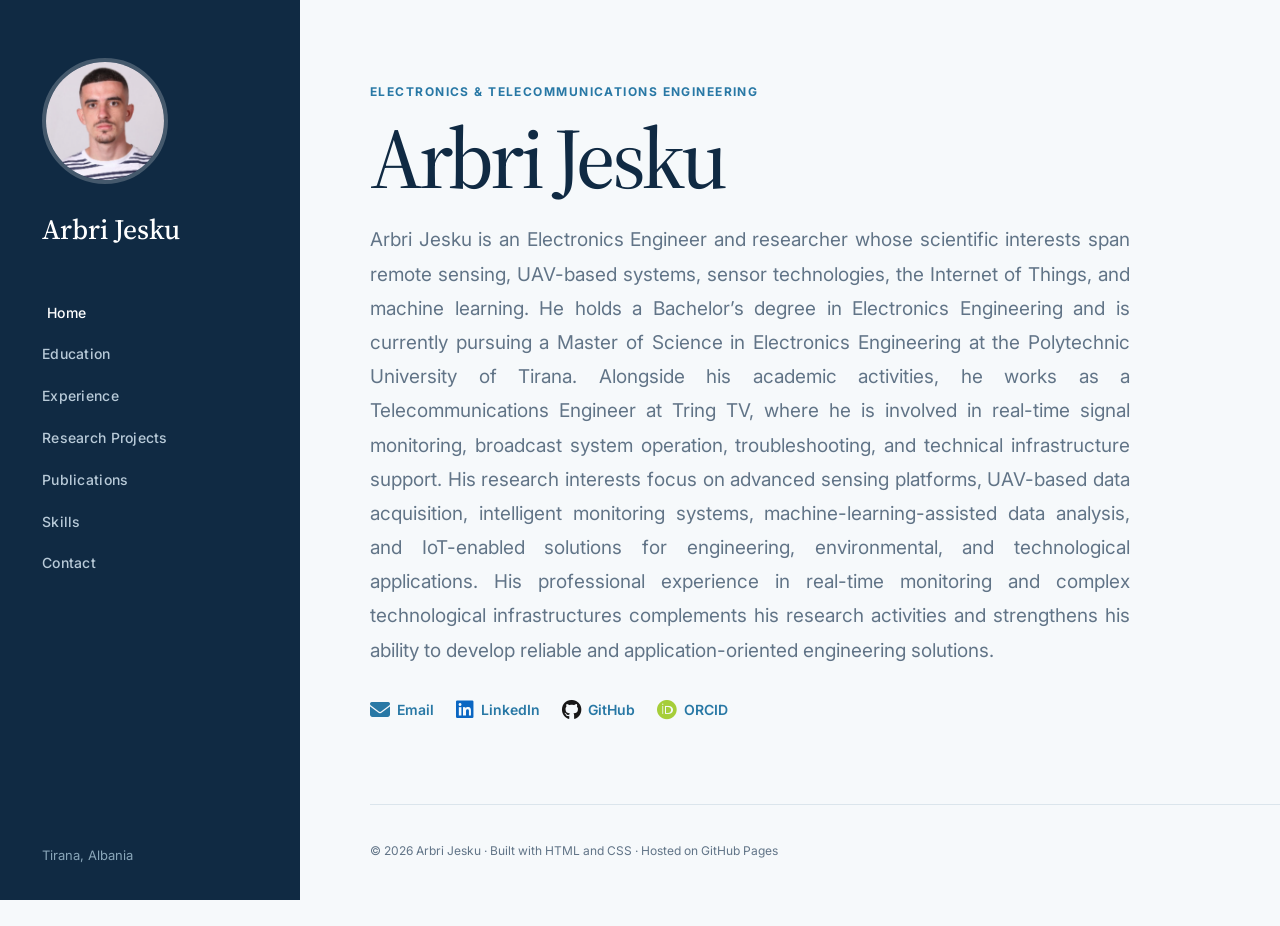
<file: index.html>
<!DOCTYPE html>
<html lang="en">

<head>
  <meta charset="UTF-8">

  <meta name="viewport"
        content="width=device-width, initial-scale=1.0">

  <title>Arbri Jesku | Electronics Engineer</title>

  <!-- Basic SEO -->
  <meta name="description"
        content="Personal academic website of Arbri Jesku, Electronics and Telecommunications Engineer.">

  <meta name="author" content="Arbri Jesku">

  <meta name="application-name" content="Arbri Jesku">

  <meta name="robots" content="index, follow">

  <link rel="canonical"
        href="https://arbri-jesku.github.io/">

  <!-- Social media and website identity -->
  <meta property="og:site_name" content="Arbri Jesku">

  <meta property="og:title"
        content="Arbri Jesku | Electronics Engineer">

  <meta property="og:description"
        content="Personal academic website of Arbri Jesku, Electronics and Telecommunications Engineer.">

  <meta property="og:url"
        content="https://arbri-jesku.github.io/">

  <meta property="og:type" content="website">

  <meta property="og:image"
        content="https://arbri-jesku.github.io/profile.png">

  <!-- Structured data for Google -->
  <script type="application/ld+json">
  {
    "@context": "https://schema.org",
    "@type": "WebSite",
    "name": "Arbri Jesku",
    "alternateName": [
      "Arbri Jesku Portfolio",
      "Arbri Jesku Academic Website"
    ],
    "url": "https://arbri-jesku.github.io/"
  }
  </script>

  <!-- Structured data for the personal profile -->
  <script type="application/ld+json">
  {
    "@context": "https://schema.org",
    "@type": "Person",
    "name": "Arbri Jesku",
    "url": "https://arbri-jesku.github.io/",
    "image": "https://arbri-jesku.github.io/profile.png",
    "jobTitle": "Electronics and Telecommunications Engineer",
    "affiliation": {
      "@type": "CollegeOrUniversity",
      "name": "Polytechnic University of Tirana"
    },
    "sameAs": [
      "https://www.linkedin.com/in/arbri-jesku",
      "https://github.com/arbri-jesku",
      "https://orcid.org/0009-0008-5803-0014"
    ]
  }
  </script>

  <!-- Fonts -->
  <link rel="preconnect"
        href="https://fonts.googleapis.com">

  <link rel="preconnect"
        href="https://fonts.gstatic.com"
        crossorigin>

  <link href="https://fonts.googleapis.com/css2?family=Inter:wght@400;500;600;700&family=Source+Serif+4:ital,wght@0,500;1,500&display=swap"
        rel="stylesheet">

  <!-- Icons -->
  <link rel="stylesheet"
        href="https://cdnjs.cloudflare.com/ajax/libs/font-awesome/6.7.2/css/all.min.css">

  <!-- Main stylesheet -->
  <link rel="stylesheet" href="style.css">
</head>

<body>

  <div class="page-loader" aria-hidden="true">
    <span></span>
  </div>

  <aside class="sidebar">

    <a class="profile"
       href="index.html"
       aria-label="Go to home">

      <img src="profile.png"
           alt="Portrait of Arbri Jesku">

      <span>Arbri Jesku</span>
    </a>

    <nav aria-label="Main navigation">
      <a class="active" href="index.html">Home</a>
      <a href="education.html">Education</a>
      <a href="experience.html">Experience</a>
      <a href="projects.html">Research Projects</a>
      <a href="publications.html">Publications</a>
      <a href="skills.html">Skills</a>
      <a href="contact.html">Contact</a>
    </nav>

    <p class="sidebar-note">Tirana, Albania</p>

  </aside>

  <main class="page-content">

    <section class="hero">

      <p class="eyebrow">
        Electronics &amp; Telecommunications Engineering
      </p>

      <h1>Arbri Jesku</h1>

      <p class="lead">
        Arbri Jesku is an Electronics Engineer and researcher whose scientific
        interests span remote sensing, UAV-based systems, sensor technologies,
        the Internet of Things, and machine learning. He holds a Bachelor’s
        degree in Electronics Engineering and is currently pursuing a Master of
        Science in Electronics Engineering at the Polytechnic University of
        Tirana. Alongside his academic activities, he works as a
        Telecommunications Engineer at Tring TV, where he is involved in
        real-time signal monitoring, broadcast system operation,
        troubleshooting, and technical infrastructure support. His research
        interests focus on advanced sensing platforms, UAV-based data
        acquisition, intelligent monitoring systems, machine-learning-assisted
        data analysis, and IoT-enabled solutions for engineering,
        environmental, and technological applications. His professional
        experience in real-time monitoring and complex technological
        infrastructures complements his research activities and strengthens
        his ability to develop reliable and application-oriented engineering
        solutions.
      </p>

      <div class="quick-links">

        <a href="mailto:arbri.jesku@fti.edu.al">
          <i class="fa-solid fa-envelope"
             aria-hidden="true"></i>
          <span>Email</span>
        </a>

        <a href="https://www.linkedin.com/in/arbri-jesku"
           target="_blank"
           rel="noopener noreferrer">

          <i class="fa-brands fa-linkedin"
             aria-hidden="true"></i>

          <span>LinkedIn</span>
        </a>

        <a href="https://github.com/arbri-jesku"
           target="_blank"
           rel="noopener noreferrer">

          <i class="fa-brands fa-github"
             aria-hidden="true"></i>

          <span>GitHub</span>
        </a>

        <a href="https://orcid.org/0009-0008-5803-0014"
           target="_blank"
           rel="noopener noreferrer">

          <i class="fa-brands fa-orcid"
             aria-hidden="true"></i>

          <span>ORCID</span>
        </a>

      </div>

    </section>

    <footer>
      <p>
        © 2026 Arbri Jesku · Built with HTML and CSS · Hosted on GitHub Pages
      </p>
    </footer>

  </main>

  <script src="script.js"></script>

</body>
</html>
</file>
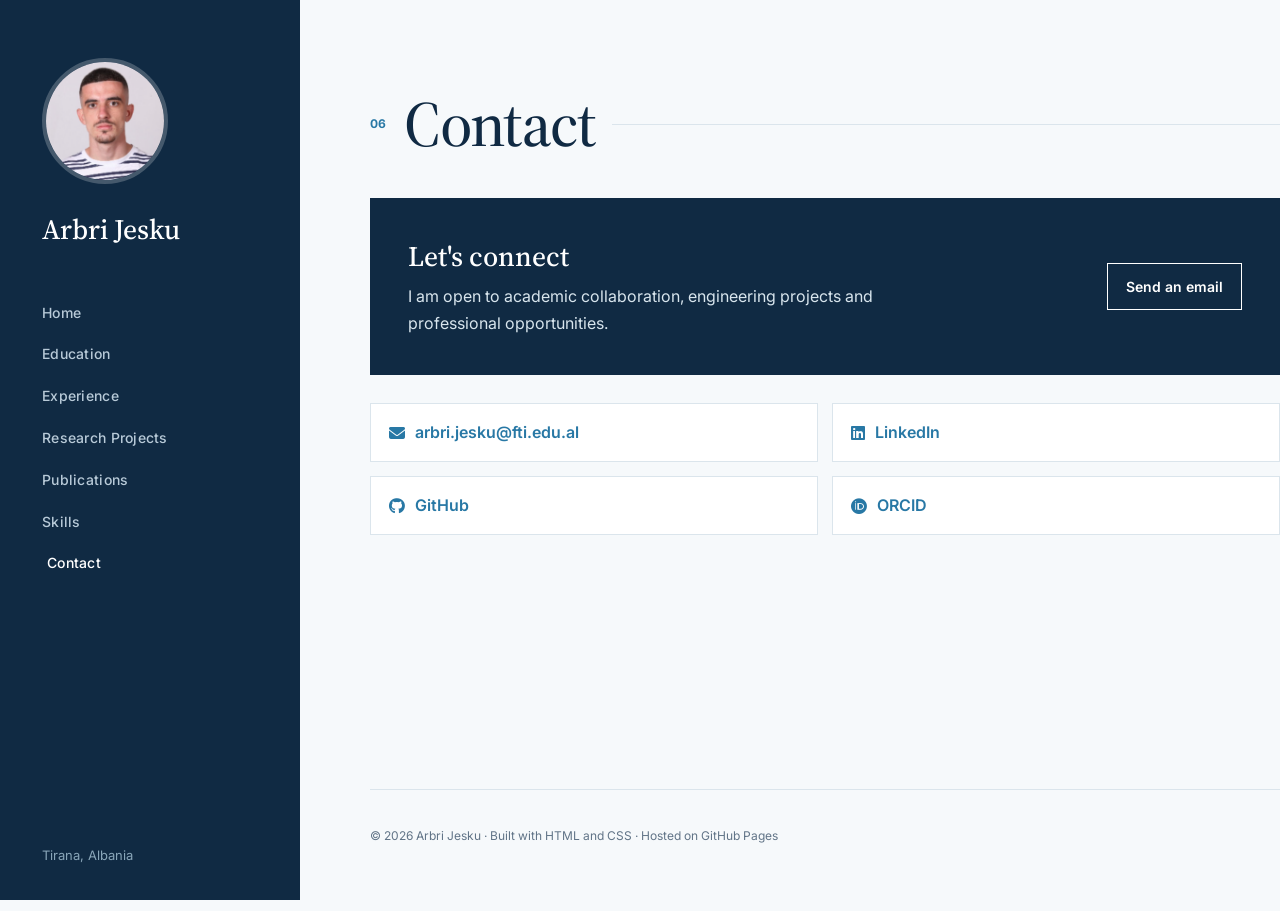
<file: contact.html>
<!DOCTYPE html>
<html lang="en">
<head>
  <meta charset="UTF-8">
  <meta name="viewport" content="width=device-width, initial-scale=1.0">
  <meta name="description" content="Contact Arbri Jesku.">
  <title>Contact | Arbri Jesku</title>
  <link rel="preconnect" href="https://fonts.googleapis.com">
  <link rel="preconnect" href="https://fonts.gstatic.com" crossorigin>
  <link href="https://fonts.googleapis.com/css2?family=Inter:wght@400;500;600;700&family=Source+Serif+4:ital,wght@0,500;1,500&display=swap" rel="stylesheet">
  <link rel="stylesheet" href="https://cdnjs.cloudflare.com/ajax/libs/font-awesome/6.7.2/css/all.min.css">
  <link rel="stylesheet" href="style.css">
</head>
<body>
  <div class="page-loader" aria-hidden="true"><span></span></div>
  <aside class="sidebar">
    <a class="profile" href="index.html" aria-label="Go to home"><img src="profile.png" alt="Portrait of Arbri Jesku"><span>Arbri Jesku</span></a>
    <nav aria-label="Main navigation">
      <a href="index.html">Home</a><a href="education.html">Education</a><a href="experience.html">Experience</a>
      <a href="projects.html">Research Projects</a><a href="publications.html">Publications</a><a href="skills.html">Skills</a><a class="active" href="contact.html">Contact</a>
    </nav>
    <p class="sidebar-note">Tirana, Albania</p>
  </aside>
  <main class="page-content">
    <section class="inner-page">
      <header class="section-heading"><span>06</span><h1 class="page-title">Contact</h1></header>
      <div class="contact-box">
        <div><h3>Let's connect</h3><p>I am open to academic collaboration, engineering projects and professional opportunities.</p></div>
        <a class="button" href="mailto:arbri.jesku@fti.edu.al">Send an email</a>
      </div>
      <div class="contact-links">
        <a href="mailto:arbri.jesku@fti.edu.al"><i class="fa-solid fa-envelope"></i> arbri.jesku@fti.edu.al</a>
        <a href="https://www.linkedin.com/in/arbri-jesku" target="_blank" rel="noopener noreferrer"><i class="fa-brands fa-linkedin"></i> LinkedIn</a>
        <a href="https://github.com/arbri-jesku" target="_blank" rel="noopener noreferrer"><i class="fa-brands fa-github"></i> GitHub</a>
        <a href="https://orcid.org/0009-0008-5803-0014" target="_blank" rel="noopener noreferrer"><i class="fa-brands fa-orcid"></i> ORCID</a>
      </div>
    </section>
    <footer><p>© 2026 Arbri Jesku · Built with HTML and CSS · Hosted on GitHub Pages</p></footer>
  </main>
  <script src="script.js"></script>
</body>
</html>
</file>
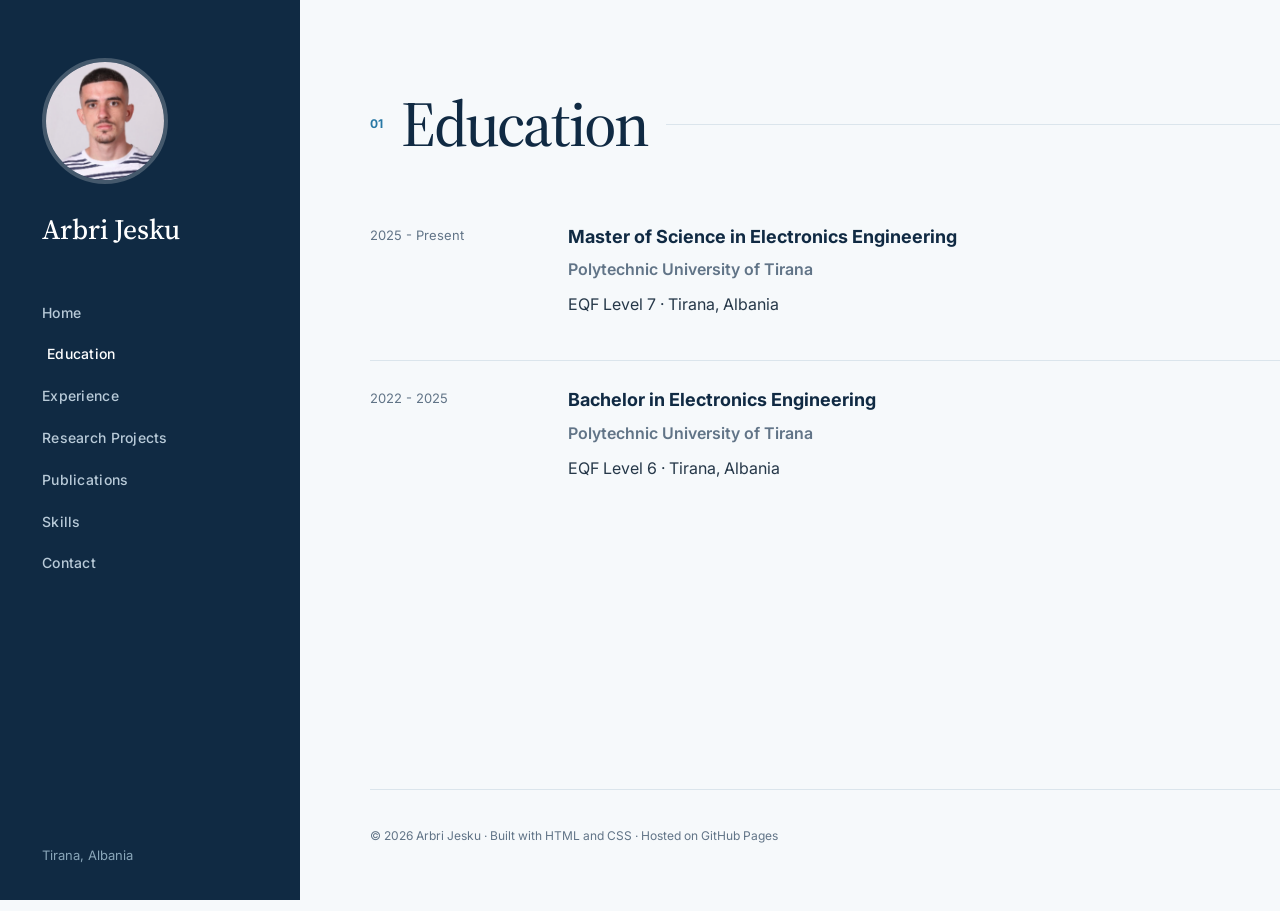
<file: education.html>
<!DOCTYPE html>
<html lang="en">
<head>
  <meta charset="UTF-8">
  <meta name="viewport" content="width=device-width, initial-scale=1.0">
  <meta name="description" content="Education of Arbri Jesku.">
  <title>Education | Arbri Jesku</title>
  <link rel="preconnect" href="https://fonts.googleapis.com">
  <link rel="preconnect" href="https://fonts.gstatic.com" crossorigin>
  <link href="https://fonts.googleapis.com/css2?family=Inter:wght@400;500;600;700&family=Source+Serif+4:ital,wght@0,500;1,500&display=swap" rel="stylesheet">
  <link rel="stylesheet" href="https://cdnjs.cloudflare.com/ajax/libs/font-awesome/6.7.2/css/all.min.css">
  <link rel="stylesheet" href="style.css">
</head>
<body>
  <div class="page-loader" aria-hidden="true"><span></span></div>
  <aside class="sidebar">
    <a class="profile" href="index.html" aria-label="Go to home"><img src="profile.png" alt="Portrait of Arbri Jesku"><span>Arbri Jesku</span></a>
    <nav aria-label="Main navigation">
      <a href="index.html">Home</a>
      <a class="active" href="education.html">Education</a>
      <a href="experience.html">Experience</a>
      <a href="projects.html">Research Projects</a>
      <a href="publications.html">Publications</a>
      <a href="skills.html">Skills</a>
      <a href="contact.html">Contact</a>
    </nav>
    <p class="sidebar-note">Tirana, Albania</p>
  </aside>
  <main class="page-content">
    <section class="inner-page">
      <header class="section-heading"><span>01</span><h1 class="page-title">Education</h1></header>
      <article class="timeline-item">
        <p class="date">2025 - Present</p>
        <div><h3>Master of Science in Electronics Engineering</h3><p class="institution">Polytechnic University of Tirana</p><p>EQF Level 7 · Tirana, Albania</p></div>
      </article>
      <article class="timeline-item">
        <p class="date">2022 - 2025</p>
        <div><h3>Bachelor in Electronics Engineering</h3><p class="institution">Polytechnic University of Tirana</p><p>EQF Level 6 · Tirana, Albania</p></div>
      </article>
    </section>
    <footer><p>© 2026 Arbri Jesku · Built with HTML and CSS · Hosted on GitHub Pages</p></footer>
  </main>
  <script src="script.js"></script>
</body>
</html>
</file>
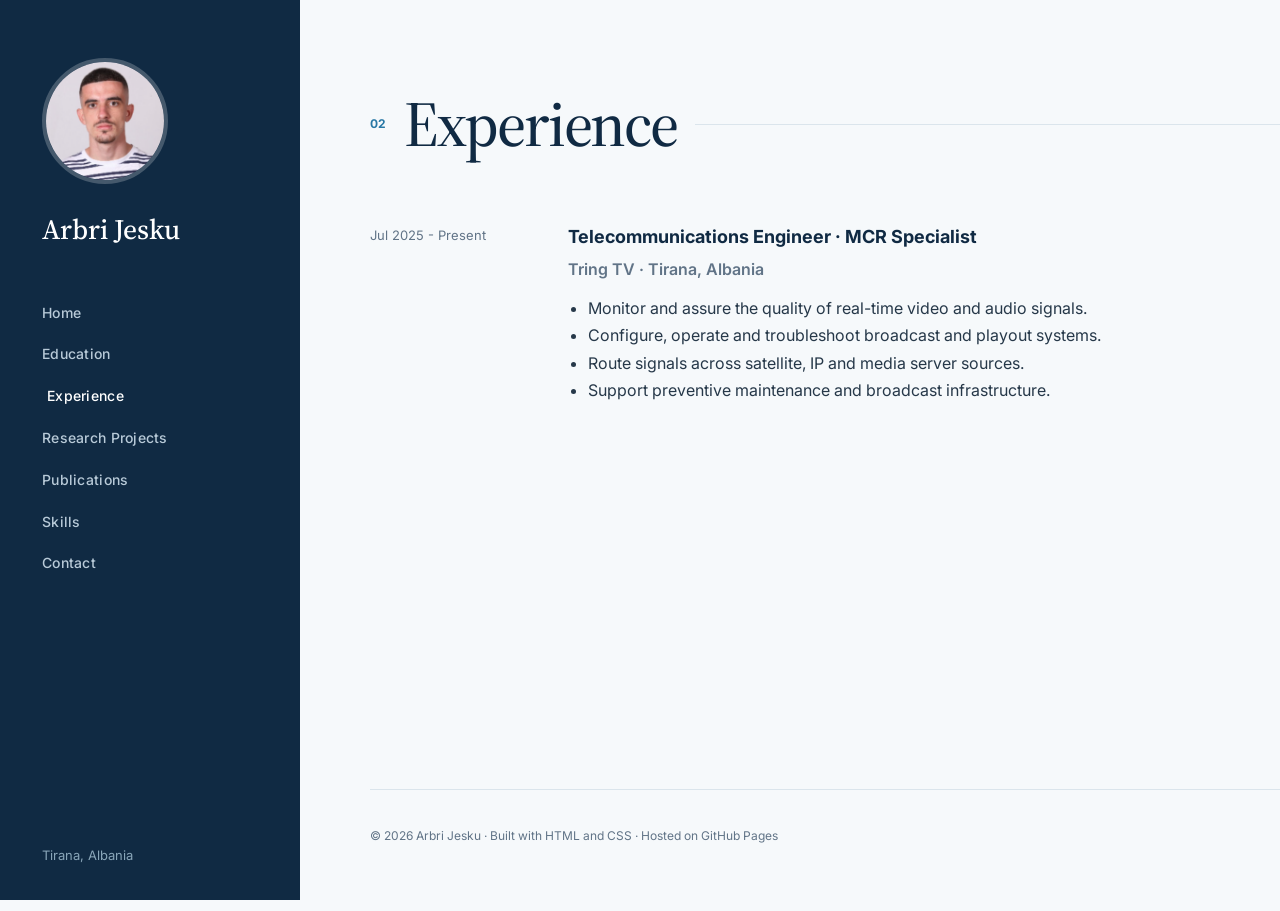
<file: experience.html>
<!DOCTYPE html>
<html lang="en">
<head>
  <meta charset="UTF-8">
  <meta name="viewport" content="width=device-width, initial-scale=1.0">
  <meta name="description" content="Professional experience of Arbri Jesku.">
  <title>Experience | Arbri Jesku</title>
  <link rel="preconnect" href="https://fonts.googleapis.com">
  <link rel="preconnect" href="https://fonts.gstatic.com" crossorigin>
  <link href="https://fonts.googleapis.com/css2?family=Inter:wght@400;500;600;700&family=Source+Serif+4:ital,wght@0,500;1,500&display=swap" rel="stylesheet">
  <link rel="stylesheet" href="https://cdnjs.cloudflare.com/ajax/libs/font-awesome/6.7.2/css/all.min.css">
  <link rel="stylesheet" href="style.css">
</head>
<body>
  <div class="page-loader" aria-hidden="true"><span></span></div>
  <aside class="sidebar">
    <a class="profile" href="index.html" aria-label="Go to home"><img src="profile.png" alt="Portrait of Arbri Jesku"><span>Arbri Jesku</span></a>
    <nav aria-label="Main navigation">
      <a href="index.html">Home</a><a href="education.html">Education</a><a class="active" href="experience.html">Experience</a>
      <a href="projects.html">Research Projects</a><a href="publications.html">Publications</a><a href="skills.html">Skills</a><a href="contact.html">Contact</a>
    </nav>
    <p class="sidebar-note">Tirana, Albania</p>
  </aside>
  <main class="page-content">
    <section class="inner-page">
      <header class="section-heading"><span>02</span><h1 class="page-title">Experience</h1></header>
      <article class="timeline-item">
        <p class="date">Jul 2025 - Present</p>
        <div>
          <h3>Telecommunications Engineer · MCR Specialist</h3>
          <p class="institution">Tring TV · Tirana, Albania</p>
          <ul>
            <li>Monitor and assure the quality of real-time video and audio signals.</li>
            <li>Configure, operate and troubleshoot broadcast and playout systems.</li>
            <li>Route signals across satellite, IP and media server sources.</li>
            <li>Support preventive maintenance and broadcast infrastructure.</li>
          </ul>
        </div>
      </article>
    </section>
    <footer><p>© 2026 Arbri Jesku · Built with HTML and CSS · Hosted on GitHub Pages</p></footer>
  </main>
  <script src="script.js"></script>
</body>
</html>
</file>
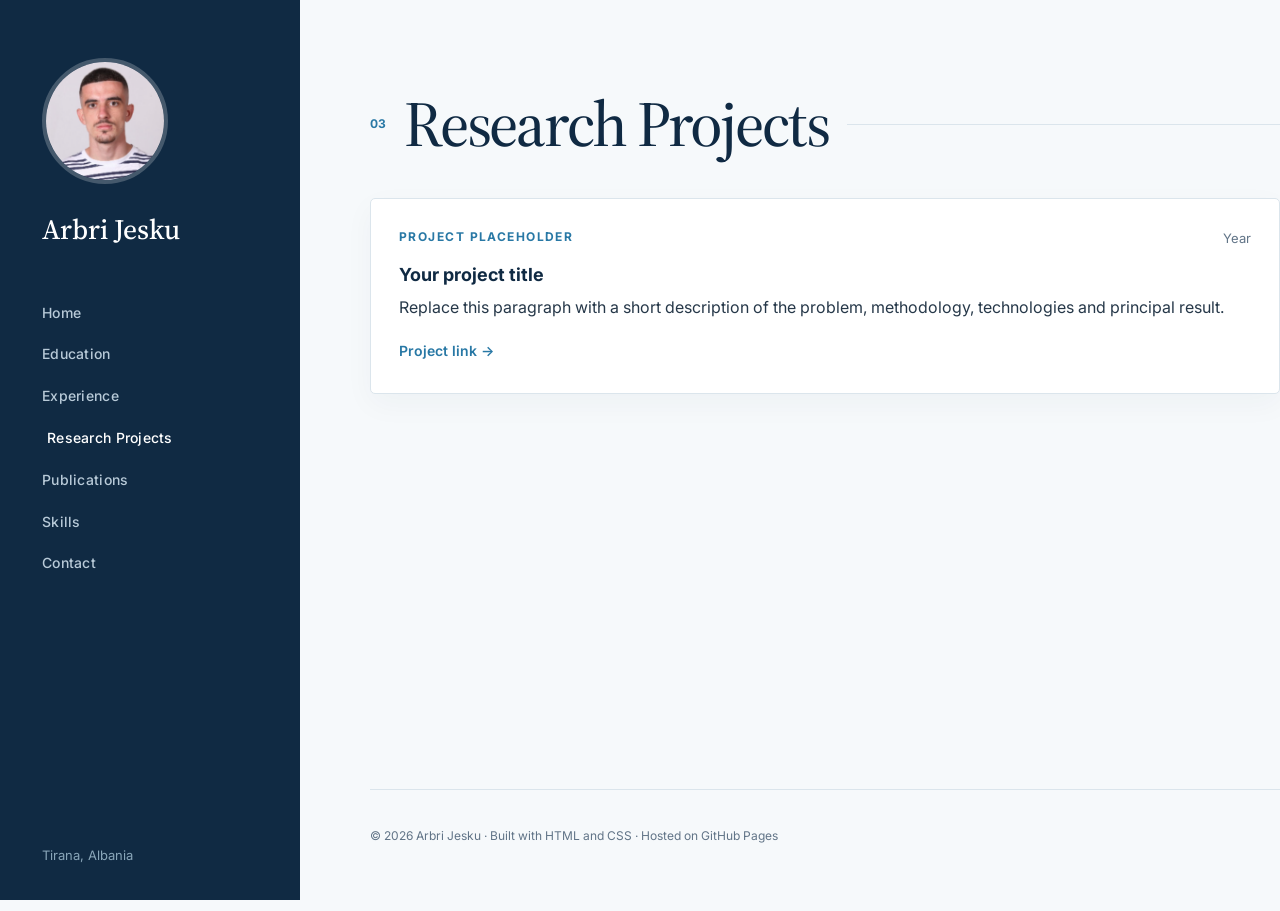
<file: projects.html>
<!DOCTYPE html>
<html lang="en">
<head>
  <meta charset="UTF-8">
  <meta name="viewport" content="width=device-width, initial-scale=1.0">
  <meta name="description" content="Research projects of Arbri Jesku.">
  <title>Research Projects | Arbri Jesku</title>
  <link rel="preconnect" href="https://fonts.googleapis.com">
  <link rel="preconnect" href="https://fonts.gstatic.com" crossorigin>
  <link href="https://fonts.googleapis.com/css2?family=Inter:wght@400;500;600;700&family=Source+Serif+4:ital,wght@0,500;1,500&display=swap" rel="stylesheet">
  <link rel="stylesheet" href="https://cdnjs.cloudflare.com/ajax/libs/font-awesome/6.7.2/css/all.min.css">
  <link rel="stylesheet" href="style.css">
</head>
<body>
  <div class="page-loader" aria-hidden="true"><span></span></div>
  <aside class="sidebar">
    <a class="profile" href="index.html" aria-label="Go to home"><img src="profile.png" alt="Portrait of Arbri Jesku"><span>Arbri Jesku</span></a>
    <nav aria-label="Main navigation">
      <a href="index.html">Home</a><a href="education.html">Education</a><a href="experience.html">Experience</a>
      <a class="active" href="projects.html">Research Projects</a><a href="publications.html">Publications</a><a href="skills.html">Skills</a><a href="contact.html">Contact</a>
    </nav>
    <p class="sidebar-note">Tirana, Albania</p>
  </aside>
  <main class="page-content">
    <section class="inner-page">
      <header class="section-heading"><span>03</span><h1 class="page-title">Research Projects</h1></header>
      <!-- Duplicate this article block to add more projects. -->
      <article class="card">
        <div class="card-topline"><p class="tag">Project placeholder</p><p class="date">Year</p></div>
        <h3>Your project title</h3>
        <p>Replace this paragraph with a short description of the problem, methodology, technologies and principal result.</p>
        <a class="text-link" href="#">Project link →</a>
      </article>
    </section>
    <footer><p>© 2026 Arbri Jesku · Built with HTML and CSS · Hosted on GitHub Pages</p></footer>
  </main>
  <script src="script.js"></script>
</body>
</html>
</file>
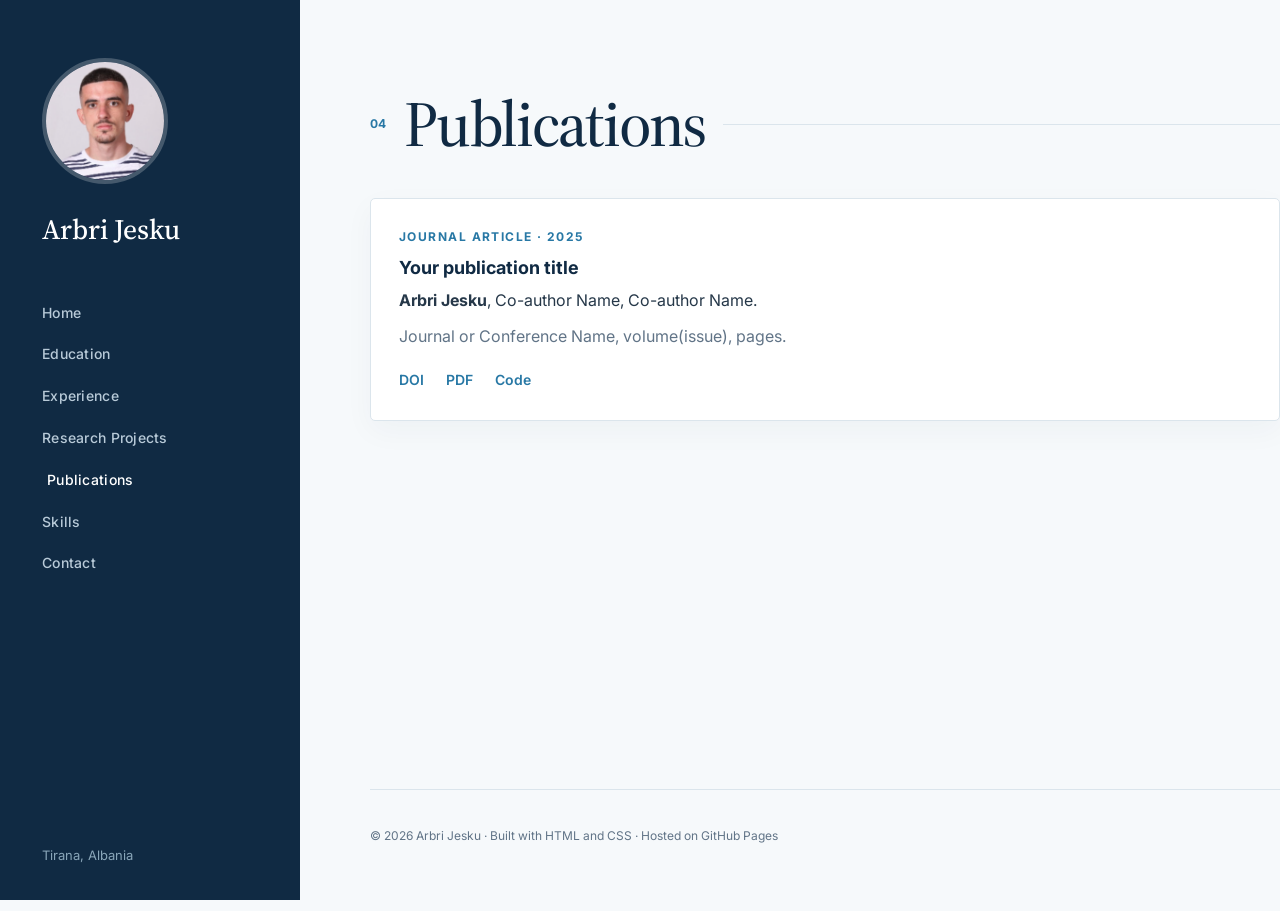
<file: publications.html>
<!DOCTYPE html>
<html lang="en">
<head>
  <meta charset="UTF-8">
  <meta name="viewport" content="width=device-width, initial-scale=1.0">
  <meta name="description" content="Publications of Arbri Jesku.">
  <title>Publications | Arbri Jesku</title>
  <link rel="preconnect" href="https://fonts.googleapis.com">
  <link rel="preconnect" href="https://fonts.gstatic.com" crossorigin>
  <link href="https://fonts.googleapis.com/css2?family=Inter:wght@400;500;600;700&family=Source+Serif+4:ital,wght@0,500;1,500&display=swap" rel="stylesheet">
  <link rel="stylesheet" href="https://cdnjs.cloudflare.com/ajax/libs/font-awesome/6.7.2/css/all.min.css">
  <link rel="stylesheet" href="style.css">
</head>
<body>
  <div class="page-loader" aria-hidden="true"><span></span></div>
  <aside class="sidebar">
    <a class="profile" href="index.html" aria-label="Go to home"><img src="profile.png" alt="Portrait of Arbri Jesku"><span>Arbri Jesku</span></a>
    <nav aria-label="Main navigation">
      <a href="index.html">Home</a><a href="education.html">Education</a><a href="experience.html">Experience</a>
      <a href="projects.html">Research Projects</a><a class="active" href="publications.html">Publications</a><a href="skills.html">Skills</a><a href="contact.html">Contact</a>
    </nav>
    <p class="sidebar-note">Tirana, Albania</p>
  </aside>
  <main class="page-content">
    <section class="inner-page">
      <header class="section-heading"><span>04</span><h1 class="page-title">Publications</h1></header>
      <!-- Duplicate this publication block to add more entries. -->
      <article class="publication">
        <p class="pub-type">Journal article · 2025</p>
        <h3>Your publication title</h3>
        <p><strong>Arbri Jesku</strong>, Co-author Name, Co-author Name.</p>
        <p class="venue">Journal or Conference Name, volume(issue), pages.</p>
        <div class="pub-links"><a href="#">DOI</a><a href="#">PDF</a><a href="#">Code</a></div>
      </article>
    </section>
    <footer><p>© 2026 Arbri Jesku · Built with HTML and CSS · Hosted on GitHub Pages</p></footer>
  </main>
  <script src="script.js"></script>
</body>
</html>
</file>
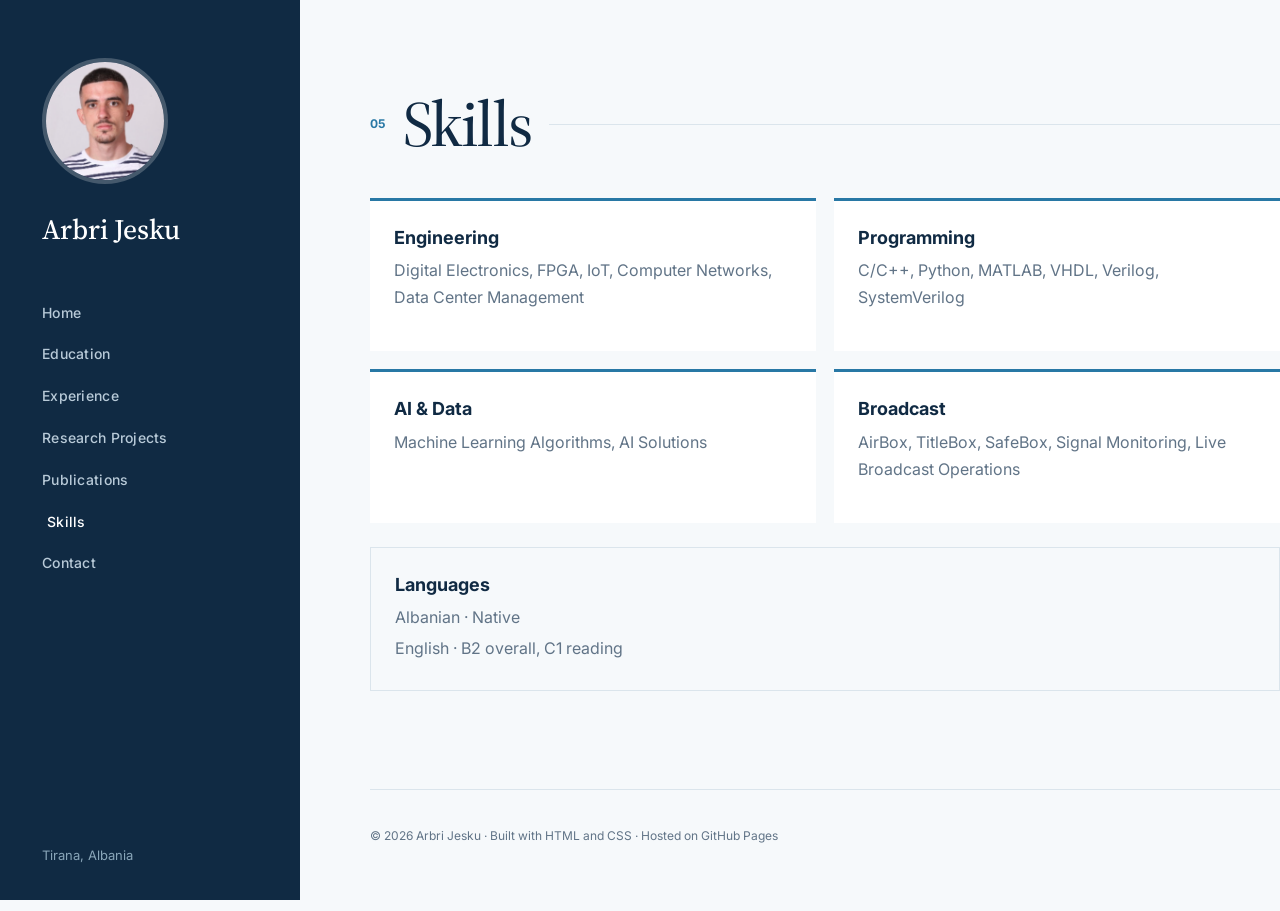
<file: skills.html>
<!DOCTYPE html>
<html lang="en">
<head>
  <meta charset="UTF-8">
  <meta name="viewport" content="width=device-width, initial-scale=1.0">
  <meta name="description" content="Technical skills and languages of Arbri Jesku.">
  <title>Skills | Arbri Jesku</title>
  <link rel="preconnect" href="https://fonts.googleapis.com">
  <link rel="preconnect" href="https://fonts.gstatic.com" crossorigin>
  <link href="https://fonts.googleapis.com/css2?family=Inter:wght@400;500;600;700&family=Source+Serif+4:ital,wght@0,500;1,500&display=swap" rel="stylesheet">
  <link rel="stylesheet" href="https://cdnjs.cloudflare.com/ajax/libs/font-awesome/6.7.2/css/all.min.css">
  <link rel="stylesheet" href="style.css">
</head>
<body>
  <div class="page-loader" aria-hidden="true"><span></span></div>
  <aside class="sidebar">
    <a class="profile" href="index.html" aria-label="Go to home"><img src="profile.png" alt="Portrait of Arbri Jesku"><span>Arbri Jesku</span></a>
    <nav aria-label="Main navigation">
      <a href="index.html">Home</a><a href="education.html">Education</a><a href="experience.html">Experience</a>
      <a href="projects.html">Research Projects</a><a href="publications.html">Publications</a><a class="active" href="skills.html">Skills</a><a href="contact.html">Contact</a>
    </nav>
    <p class="sidebar-note">Tirana, Albania</p>
  </aside>
  <main class="page-content">
    <section class="inner-page">
      <header class="section-heading"><span>05</span><h1 class="page-title">Skills</h1></header>
      <div class="skills-grid">
        <article><h3>Engineering</h3><p>Digital Electronics, FPGA, IoT, Computer Networks, Data Center Management</p></article>
        <article><h3>Programming</h3><p>C/C++, Python, MATLAB, VHDL, Verilog, SystemVerilog</p></article>
        <article><h3>AI & Data</h3><p>Machine Learning Algorithms, AI Solutions</p></article>
        <article><h3>Broadcast</h3><p>AirBox, TitleBox, SafeBox, Signal Monitoring, Live Broadcast Operations</p></article>
      </div>
      <div class="languages"><h3>Languages</h3><p>Albanian · Native</p><p>English · B2 overall, C1 reading</p></div>
    </section>
    <footer><p>© 2026 Arbri Jesku · Built with HTML and CSS · Hosted on GitHub Pages</p></footer>
  </main>
  <script src="script.js"></script>
</body>
</html>
</file>
<file: style.css>
:root {
  --navy: #102a43;
  --blue: #2878a5;
  --blue-soft: #e9f3f8;
  --ink: #263849;
  --muted: #617487;
  --line: #dbe5ec;
  --paper: #ffffff;
  --background: #f6f9fb;
  --sidebar-width: 300px;
}

* {
  box-sizing: border-box;
}

html {
  scroll-behavior: smooth;
}

body {
  margin: 0;
  color: var(--ink);
  background: var(--background);
  font-family: "Inter", Arial, sans-serif;
  font-size: 16px;
  line-height: 1.7;
}

a {
  color: var(--blue);
}

.sidebar {
  position: fixed;
  inset: 0 auto 0 0;
  width: var(--sidebar-width);
  display: flex;
  flex-direction: column;
  padding: 58px 42px 34px;
  background: var(--navy);
  color: #fff;
}

.profile {
  color: #fff;
  text-decoration: none;
}

.profile img {
  display: block;
  width: 126px;
  height: 126px;
  margin-bottom: 22px;
  border: 4px solid rgba(255, 255, 255, 0.22);
  border-radius: 50%;
  object-fit: cover;
}

.profile span {
  display: block;
  font-family: "Source Serif 4", Georgia, serif;
  font-size: 28px;
  font-weight: 500;
}

nav {
  display: flex;
  flex-direction: column;
  gap: 4px;
  margin-top: 40px;
}

nav a {
  padding: 7px 0;
  color: #b8cad8;
  font-size: 14px;
  font-weight: 500;
  letter-spacing: 0.02em;
  text-decoration: none;
  transition: color 160ms ease, transform 160ms ease;
}

nav a:hover,
nav a.active {
  color: #fff;
  transform: translateX(5px);
}

.sidebar-note {
  margin: auto 0 0;
  color: #89a6b9;
  font-size: 13px;
}

main {
  width: min(930px, calc(100% - var(--sidebar-width) - 70px));
  margin-left: calc(var(--sidebar-width) + 70px);
  padding: 0 0 45px;
}

section {
  padding: 82px 0;
  border-bottom: 1px solid var(--line);
  scroll-margin-top: 20px;
}

.inner-page {
  min-height: calc(100vh - 110px);
  padding-top: 92px;
}

.hero {
  min-height: 72vh;
  display: flex;
  flex-direction: column;
  justify-content: center;
}

.eyebrow,
.tag,
.pub-type {
  margin: 0 0 13px;
  color: var(--blue);
  font-size: 12px;
  font-weight: 700;
  letter-spacing: 0.12em;
  text-transform: uppercase;
}

h1,
h2,
h3,
p {
  margin-top: 0;
}

h1,
h2 {
  color: var(--navy);
  font-family: "Source Serif 4", Georgia, serif;
  font-weight: 500;
}

h1 {
  margin-bottom: 22px;
  font-size: clamp(54px, 8vw, 86px);
  line-height: 1;
  letter-spacing: -0.045em;
}

.page-title {
  margin: 0;
  font-size: clamp(42px, 6vw, 64px);
  letter-spacing: -0.035em;
}

h2 {
  margin: 0;
  font-size: 38px;
  line-height: 1.2;
}

h3 {
  margin-bottom: 6px;
  color: var(--navy);
  font-size: 18px;
  line-height: 1.45;
}

.lead {
  max-width: 760px;
  margin-bottom: 30px;
  color: var(--muted);
  font-size: 19px;
  line-height: 1.8;
  text-align: justify;
  hyphens: auto;
}

.quick-links,
.pub-links {
  display: flex;
  flex-wrap: wrap;
  gap: 12px 22px;
}

.quick-links a,
.pub-links a,
.text-link {
  font-size: 14px;
  font-weight: 600;
  text-decoration: none;
}

.quick-links a:hover,
.pub-links a:hover,
.text-link:hover {
  text-decoration: underline;
}

.section-heading {
  display: flex;
  align-items: center;
  gap: 18px;
  margin-bottom: 42px;
}

.section-heading span {
  color: var(--blue);
  font-size: 12px;
  font-weight: 700;
}

.section-heading::after {
  height: 1px;
  flex: 1;
  background: var(--line);
  content: "";
}

.timeline-item {
  display: grid;
  grid-template-columns: 170px 1fr;
  gap: 28px;
  padding: 26px 0;
}

.timeline-item + .timeline-item {
  border-top: 1px solid var(--line);
}

.date,
.venue,
.institution {
  color: var(--muted);
}

.date {
  font-size: 13px;
}

.institution {
  margin-bottom: 8px;
  font-weight: 600;
}

ul {
  margin: 12px 0 0;
  padding-left: 20px;
}

.card,
.publication {
  padding: 28px;
  border: 1px solid var(--line);
  border-radius: 5px;
  background: var(--paper);
  box-shadow: 0 10px 30px rgba(16, 42, 67, 0.04);
}

.card-topline {
  display: flex;
  justify-content: space-between;
  gap: 20px;
}

.publication h3 {
  max-width: 700px;
}

.publication p {
  margin-bottom: 8px;
}

.pub-links {
  margin-top: 18px;
}

.skills-grid {
  display: grid;
  grid-template-columns: repeat(2, 1fr);
  gap: 18px;
}

.skills-grid article {
  min-height: 150px;
  padding: 24px;
  border-top: 3px solid var(--blue);
  background: var(--paper);
}

.skills-grid p,
.languages p {
  color: var(--muted);
}

.languages {
  margin-top: 24px;
  padding: 24px;
  border: 1px solid var(--line);
  background: transparent;
}

.languages p {
  margin-bottom: 4px;
}

.contact-box {
  display: flex;
  align-items: center;
  justify-content: space-between;
  gap: 40px;
  padding: 38px;
  background: var(--navy);
  color: #d8e5ed;
}

.contact-box h3 {
  color: #fff;
  font-family: "Source Serif 4", Georgia, serif;
  font-size: 28px;
  font-weight: 500;
}

.contact-box p {
  max-width: 560px;
  margin-bottom: 0;
}

.button {
  flex-shrink: 0;
  padding: 11px 18px;
  border: 1px solid #fff;
  color: #fff;
  font-size: 14px;
  font-weight: 600;
  text-decoration: none;
}

.button:hover {
  background: #fff;
  color: var(--navy);
}

footer {
  padding: 36px 0 0;
  color: var(--muted);
  font-size: 12px;
}

.contact-links {
  display: grid;
  grid-template-columns: repeat(2, minmax(0, 1fr));
  gap: 14px;
  margin-top: 28px;
}

.contact-links a {
  display: inline-flex;
  align-items: center;
  gap: 10px;
  padding: 15px 18px;
  border: 1px solid var(--line);
  background: var(--paper);
  font-weight: 600;
  text-decoration: none;
}

.page-content {
  opacity: 1;
  transform: translateY(0);
  transition: opacity 220ms ease, transform 220ms ease;
}

.page-loader {
  position: fixed;
  z-index: 9999;
  inset: 0;
  display: grid;
  place-items: center;
  visibility: hidden;
  background: rgba(246, 249, 251, 0.96);
  opacity: 0;
  transition: opacity 180ms ease, visibility 180ms ease;
}

.page-loader span {
  width: 34px;
  height: 34px;
  border: 3px solid var(--line);
  border-top-color: var(--blue);
  border-radius: 50%;
  animation: loader-spin 700ms linear infinite;
}

.js body:not(.is-ready) .page-content {
  opacity: 0;
  transform: translateY(8px);
}

body.is-leaving .page-content {
  opacity: 0;
  transform: translateY(-6px);
}

body.is-leaving .page-loader {
  visibility: visible;
  opacity: 1;
}

@keyframes loader-spin {
  to {
    transform: rotate(360deg);
  }
}

@media (prefers-reduced-motion: reduce) {
  html {
    scroll-behavior: auto;
  }

  .page-content,
  .page-loader {
    transition: none;
  }

  .page-loader span {
    animation: none;
  }
}

@media (max-width: 840px) {
  .sidebar {
    position: relative;
    width: 100%;
    padding: 30px 24px;
  }

  .profile {
    display: flex;
    align-items: center;
    gap: 16px;
  }

  .profile img {
    width: 70px;
    height: 70px;
    margin: 0;
  }

  .profile span {
    font-size: 24px;
  }

  nav {
    flex-flow: row wrap;
    gap: 8px 18px;
    margin-top: 24px;
  }

  nav a:hover,
  nav a.active {
    transform: none;
  }

  .sidebar-note {
    display: none;
  }

  main {
    width: auto;
    margin: 0 24px;
  }

  section {
    padding: 58px 0;
  }

  .hero {
    min-height: auto;
  }

  .inner-page {
    min-height: auto;
    padding-top: 58px;
  }
}

@media (max-width: 600px) {
  h1 {
    font-size: 52px;
  }

  h2 {
    font-size: 32px;
  }

  .timeline-item,
  .skills-grid {
    grid-template-columns: 1fr;
  }

  .timeline-item {
    gap: 4px;
  }

  .contact-box {
    align-items: flex-start;
    flex-direction: column;
  }

  .contact-links {
    grid-template-columns: 1fr;
  }
}
.quick-links a {
  display: inline-flex;
  align-items: center;
  gap: 7px;
}

.quick-links {
  display: flex;
  align-items: center;
  flex-wrap: wrap;
  gap: 22px;
}

.quick-links a {
  display: inline-flex;
  align-items: center;
  gap: 7px;
  font-size: 14px;
  font-weight: 600;
  text-decoration: none;
}

.quick-links i {
  font-size: 20px;
}

.quick-links .fa-linkedin {
  color: #0a66c2;
}

.quick-links .fa-github {
  color: #181717;
}

.quick-links .fa-orcid {
  color: #a6ce39;
}

.quick-links .fa-envelope {
  color: #2878a5;
}
</file>
